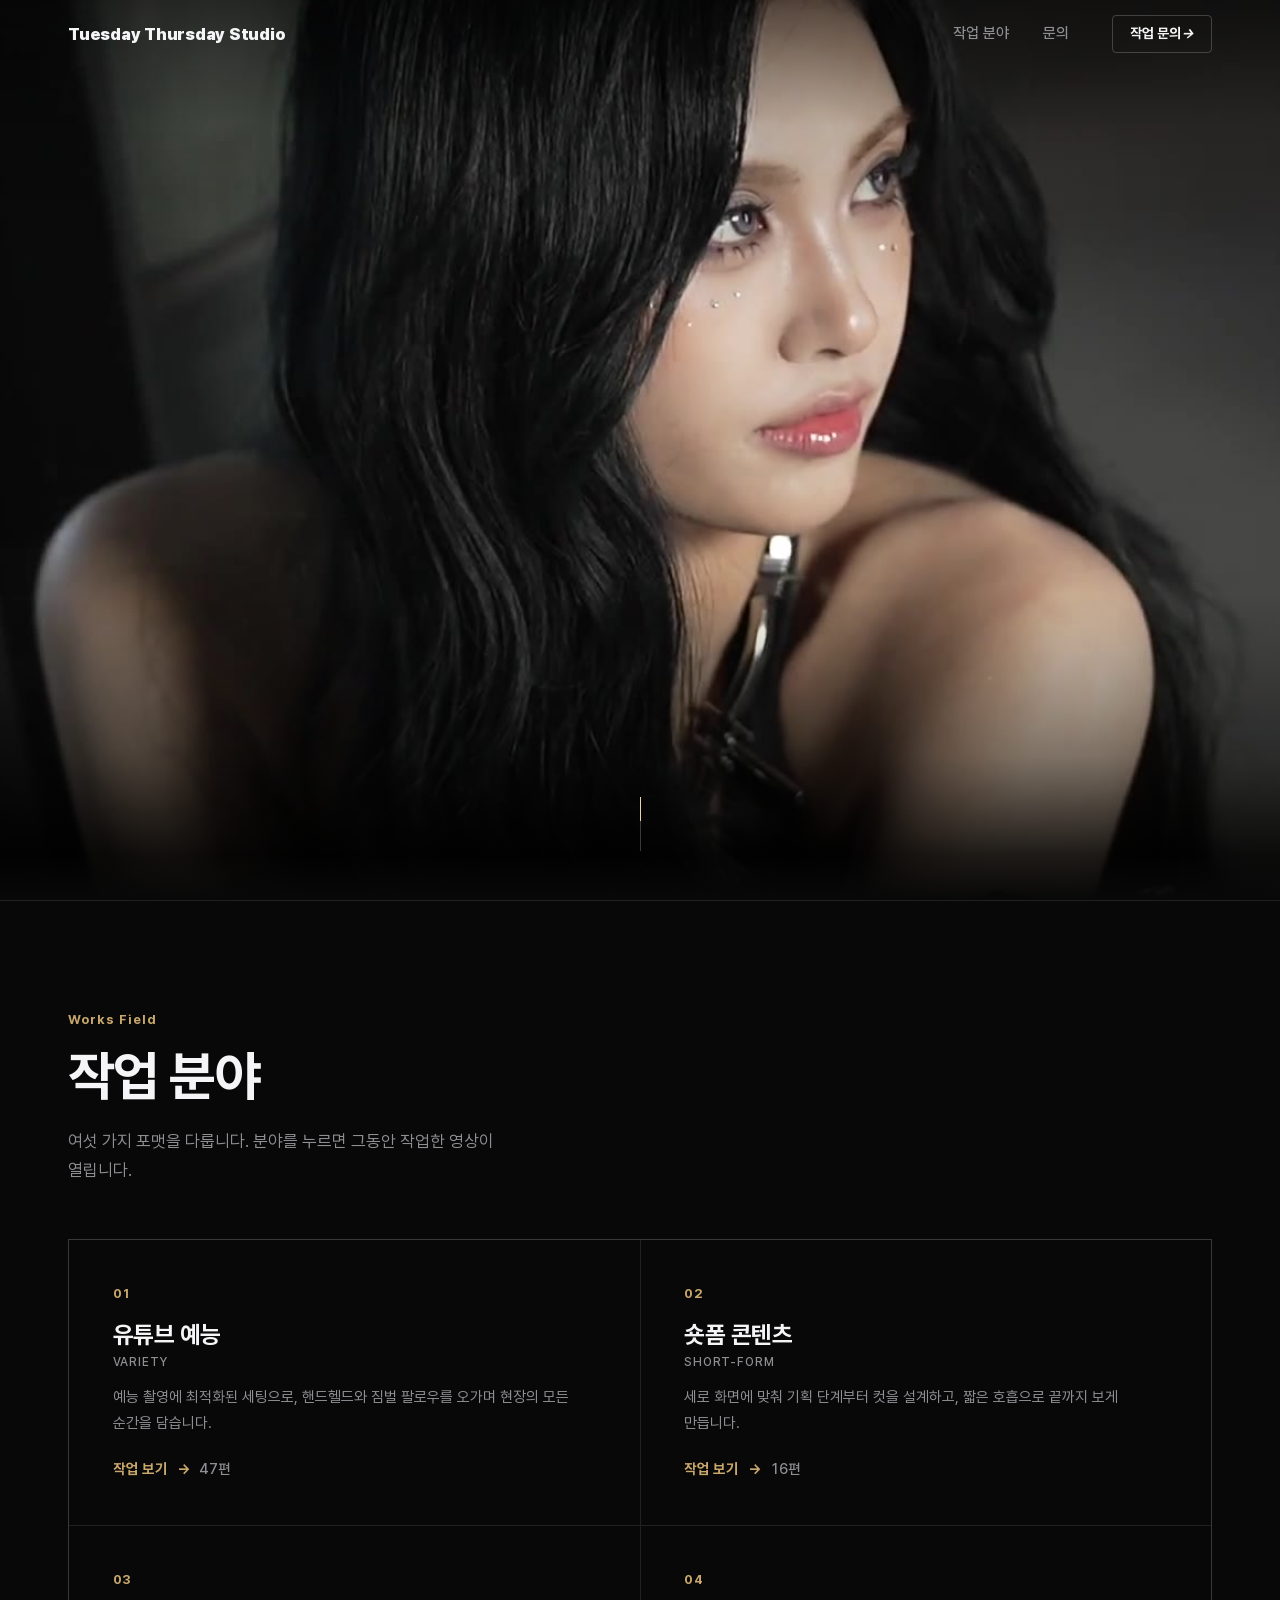
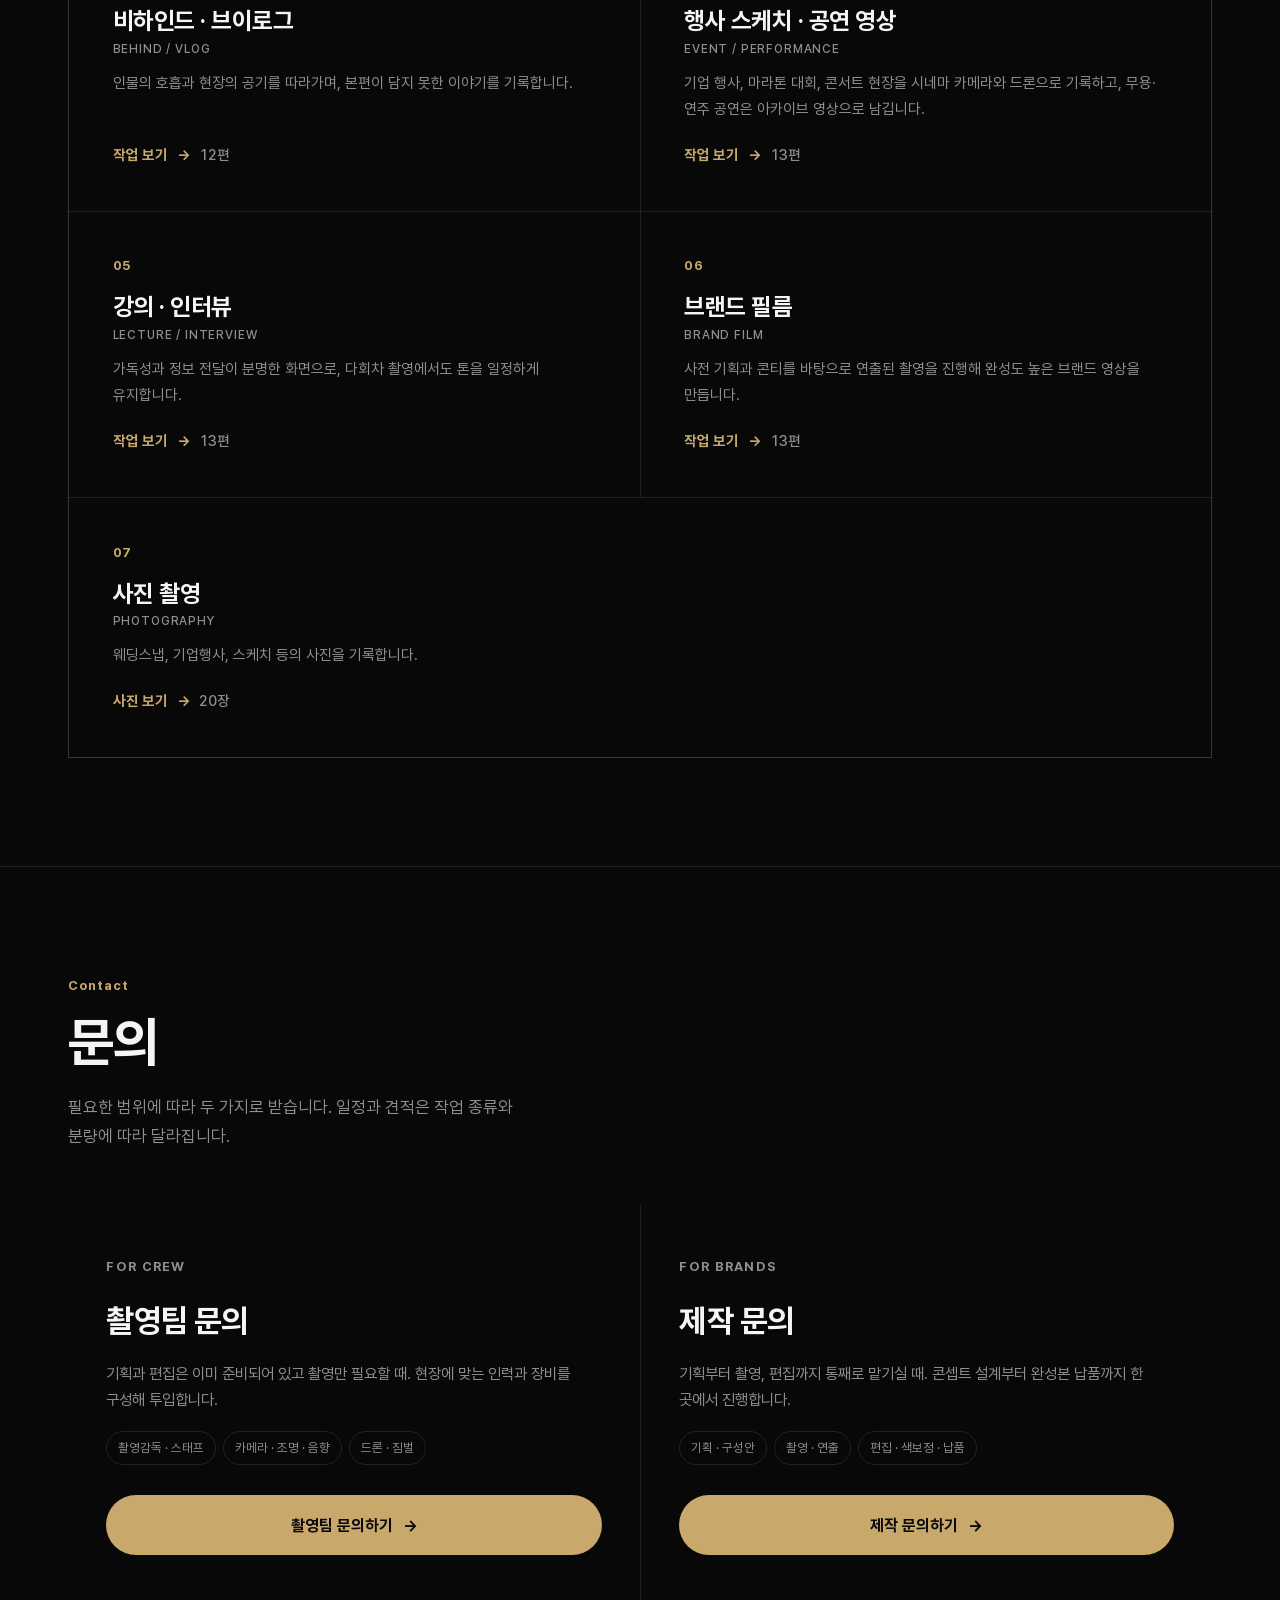
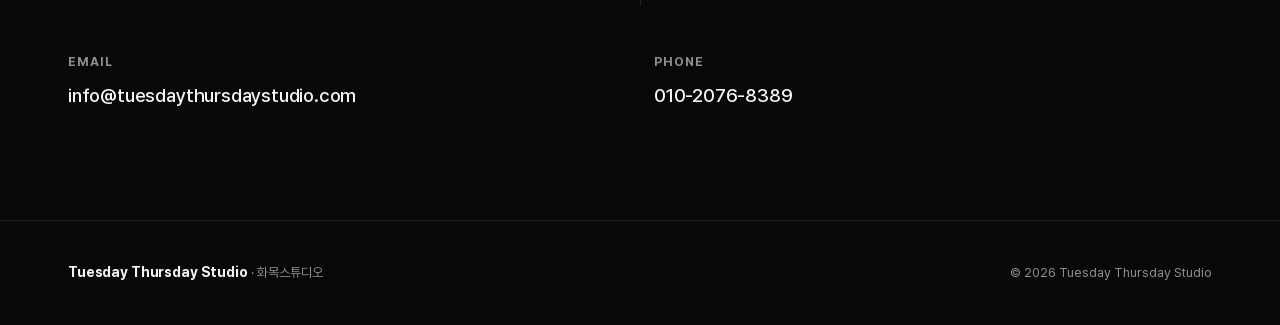
<file: index.html>
<!doctype html>
<html lang="ko">
<head>
<meta charset="utf-8">
<meta name="viewport" content="width=device-width, initial-scale=1, viewport-fit=cover">
<!-- 검색에는 영문 이름이 먼저 걸리도록 모든 제목을 Tuesday Thursday Studio로 시작한다.
     한글 이름은 뒤에 남겨, '화목스튜디오'로 찾는 사람도 그대로 들어올 수 있게 둔다. -->
<title>Tuesday Thursday Studio | 화목스튜디오 영상 제작</title>
<meta name="description" content="Tuesday Thursday Studio(화목스튜디오) — 예능, 행사 스케치, 브랜드 필름까지. 기획부터 촬영, 편집까지 맡아 제작하는 영상 제작사입니다.">
<link rel="canonical" href="https://tuesdaythursdaystudio.com/">
<!-- 네이버 서치어드바이저 소유확인. 지우면 등록이 풀리므로 손대지 말 것. -->
<meta name="naver-site-verification" content="8fb175c015b43d8a3a56067131782c5965f3e692" />
<meta property="og:type" content="website">
<meta property="og:url" content="https://tuesdaythursdaystudio.com/">
<meta property="og:site_name" content="Tuesday Thursday Studio">
<meta property="og:title" content="Tuesday Thursday Studio | 화목스튜디오">
<meta property="og:description" content="예능, 행사 스케치, 브랜드 필름까지. 기획부터 촬영, 편집까지 맡아 제작합니다.">
<meta property="og:image" content="/assets/s1_studio.jpg">
<link rel="icon" href="/TTS logo.png">

<!-- 검색엔진에 '이 사이트의 정식 이름은 영문, 화목스튜디오는 같은 곳의 다른 이름'이라고 알린다.
     이게 있으면 검색 결과 제목이 한글로 바뀌는 일이 줄어든다. -->
<script type="application/ld+json">
{
  "@context": "https://schema.org",
  "@type": "Organization",
  "name": "Tuesday Thursday Studio",
  "alternateName": ["화목스튜디오", "TTS"],
  "url": "https://tuesdaythursdaystudio.com/",
  "logo": "https://tuesdaythursdaystudio.com/TTS%20logo.png",
  "email": "info@tuesdaythursdaystudio.com",
  "description": "영상 제작사 — 예능, 숏폼, 비하인드, 행사 스케치, 강의·인터뷰, 브랜드 필름",
  "address": { "@type": "PostalAddress", "addressCountry": "KR" }
}
</script>

<style>
/* ══════════════════════════════════════════════════════════
   화목스튜디오 — 단일 파일 사이트
   빌드 도구 없음. 이 파일 하나와 assets/ 폴더가 전부입니다.
   ══════════════════════════════════════════════════════════ */

/* ── 폰트 (저장소에 이미 있는 파일을 그대로 씀) ── */
@font-face{font-family:Pretendard;font-weight:300;font-display:swap;
  src:url('fonts/Pretendard-Light.woff2') format('woff2')}
@font-face{font-family:Pretendard;font-weight:400;font-display:swap;
  src:url('fonts/Pretendard-Regular.woff2') format('woff2')}
@font-face{font-family:Pretendard;font-weight:500;font-display:swap;
  src:url('fonts/Pretendard-Medium.woff2') format('woff2')}
@font-face{font-family:Pretendard;font-weight:700;font-display:swap;
  src:url('fonts/Pretendard-Bold.woff2') format('woff2')}
@font-face{font-family:Pretendard;font-weight:900;font-display:swap;
  src:url('fonts/Pretendard-Black.woff2') format('woff2')}

:root{
  --bg:#080808;
  --surface:#0E0E10;
  --surface-2:#141417;
  --ink:#F5F5F7;
  --ink-soft:#8E8E93;
  --gold:#C9A86C;
  --gold-lt:#E8D5A3;
  --line:rgba(255,255,255,.10);
  --line-strong:rgba(255,255,255,.20);

  /* 등장 모션 */
  --ease:cubic-bezier(0.16,0.84,0.32,1);
  --dur:0.72s;
  --dist:26px;
  --step:0.08s;

  --wrap:1240px;
  --gut:clamp(20px,4vw,48px);
}

*,*::before,*::after{box-sizing:border-box}
html{-webkit-text-size-adjust:100%;scroll-behavior:smooth}
body{
  margin:0;background:var(--bg);color:var(--ink);
  font-family:Pretendard,-apple-system,BlinkMacSystemFont,'Apple SD Gothic Neo',sans-serif;
  font-weight:400;line-height:1.7;
  -webkit-font-smoothing:antialiased;
  overflow-x:hidden;
  /* 한글은 어절 단위로 끊어야 읽힌다. 없으면 '영상을'이 '영상 / 을'로 쪼개진다. */
  word-break:keep-all;
  overflow-wrap:break-word;
}
img,video{display:block;max-width:100%}
a{color:inherit;text-decoration:none}
button{font:inherit;color:inherit;background:none;border:0;cursor:pointer;text-align:left}
:focus-visible{outline:2px solid var(--gold);outline-offset:3px;border-radius:2px}

.wrap{width:100%;max-width:var(--wrap);margin:0 auto;padding-inline:var(--gut)}

.sec{padding-block:clamp(84px,12vh,150px)}
.sec__label{font-size:13px;font-weight:700;letter-spacing:.08em;color:var(--gold);margin:0 0 14px}
.sec__title{margin:0;font-weight:700;letter-spacing:-.03em;line-height:1.18;font-size:clamp(30px,4.4vw,54px)}
.sec__desc{margin:18px 0 0;max-width:46ch;color:var(--ink-soft);font-size:clamp(15px,1.5vw,17px)}

/* ══ 헤더 ══ */
.hd{
  position:fixed;inset:0 0 auto 0;z-index:100;
  transition:background .4s var(--ease),border-color .4s var(--ease);
  border-bottom:1px solid transparent;
}
.hd.is-solid{
  background:rgba(8,8,8,.72);
  backdrop-filter:saturate(170%) blur(18px);
  -webkit-backdrop-filter:saturate(170%) blur(18px);
  border-bottom-color:var(--line);
}
.hd__in{
  display:flex;align-items:center;gap:28px;
  height:68px;max-width:var(--wrap);margin:0 auto;padding-inline:var(--gut);
}
/* 영문 이름은 한글보다 글자 수가 많다. 굵기를 한 단계 낮추고 자간을 조여
   헤더 높이 안에서 한 줄로 떨어지게 한다. */
.hd__logo{
  display:flex;align-items:center;white-space:nowrap;
  font-weight:800;letter-spacing:-.015em;font-size:16.5px;
}
.hd__nav{display:flex;gap:4px;margin-left:auto}
.hd__nav a{
  padding:9px 15px;border-radius:4px;font-size:15px;font-weight:500;color:var(--ink-soft);
  transition:color .25s var(--ease),background-color .25s var(--ease);
}
.hd__nav a:hover{color:var(--ink);background:rgba(255,255,255,.06)}
.hd__cta{
  display:inline-flex;align-items:center;height:38px;padding:0 17px;
  border:1px solid var(--line-strong);border-radius:4px;
  font-size:14px;font-weight:600;white-space:nowrap;
  transition:border-color .25s var(--ease),color .25s var(--ease);
}
.hd__cta:hover{border-color:var(--gold);color:var(--gold)}
.hd__burger{display:none;width:38px;height:38px;margin-left:auto;position:relative}
.hd__burger span{
  position:absolute;left:9px;width:20px;height:1.5px;background:var(--ink);
  transition:transform .3s var(--ease);
}
.hd__burger span:nth-child(1){top:14px}
.hd__burger span:nth-child(2){top:22px}
.hd.is-open .hd__burger span:nth-child(1){transform:translateY(4px) rotate(45deg)}
.hd.is-open .hd__burger span:nth-child(2){transform:translateY(-4px) rotate(-45deg)}

/* ══ 히어로 — 영상 한 장면만 ══
   글을 얹지 않으므로 화면을 가리는 요소를 최소로 둔다. */
.hero{position:relative;min-height:100svh;overflow:hidden;background:#000}
.hero__bg{position:absolute;inset:0}
.hero__bg video{width:100%;height:100%;object-fit:cover;object-position:center center}
/* 덮개는 두 가지 일만 한다 — 상단은 헤더 글자가 읽히게,
   하단은 다음 섹션의 검정으로 자연스럽게 떨어지게. 가운데는 영상 그대로 둔다. */
.hero__scrim{
  position:absolute;inset:0;pointer-events:none;
  background:linear-gradient(180deg,
    rgba(0,0,0,.55) 0%, rgba(0,0,0,.14) 14%,
    rgba(0,0,0,0) 34%, rgba(0,0,0,0) 66%,
    rgba(0,0,0,.42) 84%, rgba(0,0,0,.86) 95%, var(--bg) 100%);
}
/* 스크롤 유도 — 가는 세로선을 금색 점이 훑고 내려간다.
   누르면 작업 분야로 가므로 선 자체보다 넓은 영역을 눌리게 둔다. */
.hero__cue{
  position:absolute;left:50%;bottom:clamp(22px,4.5vh,42px);transform:translateX(-50%);
  display:grid;place-items:center;
  width:48px;height:clamp(52px,8vh,74px);
}
.hero__cue span{
  position:relative;display:block;
  width:1px;height:clamp(38px,6vh,56px);overflow:hidden;
  background:rgba(255,255,255,.22);
}
.hero__cue span::after{
  content:"";position:absolute;left:0;width:1px;height:45%;
  background:var(--gold-lt);
  animation:cue 2.6s var(--ease) infinite;
}
@keyframes cue{
  0%      {transform:translateY(-120%)}
  55%,100%{transform:translateY(240%)}
}

/* 화면에는 안 보이지만 검색엔진과 스크린리더에는 남는 제목 */
.sr{
  position:absolute;width:1px;height:1px;padding:0;margin:-1px;
  overflow:hidden;clip:rect(0 0 0 0);white-space:nowrap;border:0;
}

/* ══ 작업 분야 — 카드를 누르면 아래 패널이 열린다 ══ */
.field{border-top:1px solid var(--line)}
.field__grid{
  display:grid;grid-template-columns:repeat(2,minmax(0,1fr));
  gap:1px;background:var(--line);
  margin-top:clamp(44px,6vh,70px);border:1px solid var(--line);
}
.field__item{
  background:var(--bg);padding:clamp(28px,3.4vw,44px);
  display:flex;flex-direction:column;gap:14px;width:100%;
  transition:background-color .35s var(--ease);
}
.field__item:hover{background:var(--surface-2)}
.field__item[aria-expanded="true"]{background:var(--surface-2)}
.field__n{
  font-size:13px;font-weight:700;letter-spacing:.06em;color:var(--gold);
  font-variant-numeric:tabular-nums;
}
.field__h{display:block;font-size:clamp(19px,2.1vw,24px);font-weight:700;letter-spacing:-.02em;line-height:1.3}
.field__en{display:block;margin-top:5px;font-size:12px;font-weight:500;letter-spacing:.07em;color:var(--ink-soft)}
.field__p{color:var(--ink-soft);font-size:15px;line-height:1.72}
.field__more{
  margin-top:auto;padding-top:6px;display:inline-flex;align-items:center;gap:9px;
  font-size:14.5px;font-weight:600;color:var(--gold);
}
.field__more i{font-style:normal;transition:transform .25s var(--ease)}
.field__item:hover .field__more i{transform:translateX(4px)}
.field__item[aria-expanded="true"] .field__more i{transform:rotate(90deg)}
.field__cnt{
  font-weight:500;color:var(--ink-soft);font-variant-numeric:tabular-nums;
}
/* 카드가 7개라 2열 격자에 한 칸이 빈다. 마지막 카드를 한 줄 전체로 깔아 메운다. */
.field__item--wide{grid-column:1 / -1}

/* 열리는 패널 */
.fpanel{
  border:1px solid var(--line);border-top:0;
  background:var(--surface);
  padding:clamp(24px,3.2vw,40px);
}
.fpanel[hidden]{display:none}
.fpanel__bar{
  display:flex;align-items:baseline;justify-content:space-between;gap:20px;
  padding-bottom:20px;border-bottom:1px solid var(--line);
}
.fpanel__t{font-size:clamp(18px,2vw,22px);font-weight:700;letter-spacing:-.02em}
.fpanel__t span{margin-left:10px;font-size:14px;font-weight:500;color:var(--ink-soft)}
.fpanel__x{
  flex:0 0 auto;height:36px;padding:0 14px;border:1px solid var(--line);border-radius:4px;
  font-size:13.5px;font-weight:500;color:var(--ink-soft);
  transition:color .22s var(--ease),border-color .22s var(--ease);
}
.fpanel__x:hover{color:var(--ink);border-color:var(--line-strong)}

.grid{
  display:grid;gap:clamp(14px,1.6vw,22px);
  grid-template-columns:repeat(auto-fill,minmax(250px,1fr));
  margin-top:clamp(22px,3vh,32px);
}
.grid.is-vertical{grid-template-columns:repeat(auto-fill,minmax(165px,1fr))}
.card{display:flex;flex-direction:column;gap:12px}
.card__thumb{
  position:relative;aspect-ratio:16/9;overflow:hidden;border-radius:4px;
  background:var(--surface-2);border:1px solid var(--line);
}
.grid.is-vertical .card__thumb{aspect-ratio:9/16}
.card__thumb img{width:100%;height:100%;object-fit:cover;transition:transform .5s var(--ease)}
.card:hover .card__thumb img{transform:scale(1.04)}
.card__play{
  position:absolute;left:50%;top:50%;transform:translate(-50%,-50%) scale(.9);
  width:46px;height:46px;border-radius:50%;
  display:grid;place-items:center;font-size:13px;color:#fff;
  background:rgba(0,0,0,.55);backdrop-filter:blur(8px);border:1px solid rgba(255,255,255,.26);
  opacity:0;transition:opacity .3s var(--ease),transform .3s var(--ease);
}
.card:hover .card__play{opacity:1;transform:translate(-50%,-50%) scale(1)}
.card__title{
  font-size:14.5px;font-weight:500;line-height:1.5;
  display:-webkit-box;-webkit-line-clamp:2;-webkit-box-orient:vertical;overflow:hidden;
}
.card__meta{
  margin-top:6px;font-size:12.5px;color:var(--ink-soft);
  display:flex;flex-wrap:wrap;align-items:center;gap:6px;
}
.card__meta i{font-style:normal;color:var(--gold)}
.card__meta em{font-style:normal;opacity:.3}
.fpanel__msg{margin:22px 0 0;color:var(--ink-soft);font-size:15px}

/* ══ 사진 그리드 ══
   사진은 가로·세로가 섞여 있다. 잘라내면 인물 머리가 날아가므로
   CSS 다단으로 원본 비율 그대로 쌓는다(메이슨리). */
.pgrid{
  margin-top:clamp(22px,3vh,32px);
  column-count:3;column-gap:clamp(12px,1.4vw,18px);
}
.pgrid[hidden]{display:none}
.pshot{
  display:block;width:100%;margin:0 0 clamp(12px,1.4vw,18px);
  break-inside:avoid;position:relative;
  border:1px solid var(--line);border-radius:4px;overflow:hidden;
  background:var(--surface-2);cursor:zoom-in;
}
.pshot img{width:100%;height:auto;display:block;transition:transform .5s var(--ease)}
.pshot:hover img{transform:scale(1.03)}
.pshot figcaption{
  position:absolute;left:0;right:0;bottom:0;
  padding:26px 12px 10px;font-size:12.5px;color:#fff;
  background:linear-gradient(180deg,transparent,rgba(0,0,0,.78));
  opacity:0;transition:opacity .3s var(--ease);
}
.pshot:hover figcaption,.pshot:focus-visible figcaption{opacity:1}

/* ══ 라이트박스 ══ */
.lb{
  position:fixed;inset:0;z-index:200;display:grid;place-items:center;
  background:rgba(5,5,5,.94);backdrop-filter:blur(6px);
  opacity:0;pointer-events:none;transition:opacity .28s var(--ease);
}
.lb.is-on{opacity:1;pointer-events:auto}
.lb__img{
  max-width:min(94vw,1500px);max-height:84vh;width:auto;height:auto;
  border-radius:4px;box-shadow:0 30px 80px rgba(0,0,0,.6);
}
.lb__bar{
  position:absolute;left:0;right:0;bottom:clamp(14px,3vh,28px);
  display:flex;align-items:center;justify-content:center;gap:16px;
  font-size:13px;color:var(--ink-soft);
}
.lb__bar b{color:var(--ink);font-weight:600}
.lb__x,.lb__nav{
  position:absolute;display:grid;place-items:center;
  width:46px;height:46px;border-radius:50%;
  background:rgba(255,255,255,.08);border:1px solid rgba(255,255,255,.18);
  color:#fff;font-size:17px;line-height:1;
  transition:background-color .22s var(--ease);
}
.lb__x:hover,.lb__nav:hover{background:rgba(255,255,255,.18)}
.lb__x{top:clamp(14px,3vh,26px);right:clamp(14px,3vw,26px);font-size:15px}
.lb__nav--prev{left:clamp(10px,2vw,28px);top:50%;transform:translateY(-50%)}
.lb__nav--next{right:clamp(10px,2vw,28px);top:50%;transform:translateY(-50%)}
.fpanel__more{
  display:block;width:100%;margin-top:clamp(20px,3vh,30px);
  height:52px;border:1px solid var(--line);border-radius:4px;
  font-size:15px;font-weight:600;text-align:center;
  transition:border-color .22s var(--ease),color .22s var(--ease),background-color .22s var(--ease);
}
.fpanel__more:hover{border-color:var(--gold);color:var(--gold);background:rgba(201,168,108,.06)}
.fpanel__more[hidden]{display:none}

/* ══ 문의 ══ */
.contact{border-top:1px solid var(--line)}
/* 문의 유형 2분할 — 테두리 없이 가운데 세로선 하나로만 가른다 */
.cta2{
  display:grid;grid-template-columns:repeat(2,minmax(0,1fr));
  margin-top:clamp(40px,6vh,64px);
}
.cta2__col{
  padding:clamp(34px,4vw,56px) clamp(0px,3vw,48px);
  display:flex;flex-direction:column;
}
.cta2__col + .cta2__col{border-left:1px solid var(--line)}
.cta2__col small{
  font-size:13px;font-weight:600;letter-spacing:.1em;color:var(--ink-soft);
}
.cta2__col strong{
  margin-top:16px;font-size:clamp(23px,2.7vw,32px);font-weight:700;letter-spacing:-.025em;
}
.cta2__col p{margin:12px 0 0;color:var(--ink-soft);font-size:15.5px;line-height:1.7}
.cta2__col ul{
  margin:18px 0 0;padding:0;list-style:none;
  display:flex;flex-wrap:wrap;gap:7px;
}
.cta2__col li{
  padding:5px 11px;border:1px solid var(--line);border-radius:999px;
  font-size:12.5px;color:var(--ink-soft);
}
.pill{
  margin-top:clamp(24px,3.4vh,34px);
  display:flex;align-items:center;justify-content:center;gap:10px;
  height:60px;border-radius:999px;
  background:var(--gold);color:#0a0a0a;
  font-size:16px;font-weight:700;
  transition:background-color .25s var(--ease),transform .25s var(--ease);
}
.pill:hover{background:var(--gold-lt);transform:translateY(-2px)}
.pill i{font-style:normal;transition:transform .25s var(--ease)}
.pill:hover i{transform:translateX(4px)}

.cinfo{
  display:grid;grid-template-columns:repeat(auto-fit,minmax(220px,1fr));
  gap:28px;margin-top:clamp(36px,5vh,56px);
}
.cinfo__k{font-size:12.5px;font-weight:700;letter-spacing:.07em;color:var(--ink-soft);margin-bottom:7px}
.cinfo__v{font-size:clamp(16px,1.8vw,19px);font-weight:500;letter-spacing:-.01em;word-break:break-all}
.cinfo__v a{transition:color .22s var(--ease)}
.cinfo__v a:hover{color:var(--gold)}

/* ══ 푸터 ══ */
.ft{border-top:1px solid var(--line);padding-block:40px;font-size:13px;color:var(--ink-soft)}
.ft__in{display:flex;flex-wrap:wrap;gap:16px;align-items:center;justify-content:space-between}
.ft b{color:var(--ink);font-weight:700;letter-spacing:-.01em;font-size:14px}

/* ══ 등장 모션 ══ */
[data-rv]{
  opacity:0;transform:translateY(var(--dist));
  transition:opacity var(--dur) var(--ease),transform var(--dur) var(--ease);
  transition-delay:calc(var(--rvd,0) * var(--step));
}
[data-rv].is-in{opacity:1;transform:none}
.no-js [data-rv]{opacity:1;transform:none}

@media (prefers-reduced-motion:reduce){
  html{scroll-behavior:auto}
  *,*::before,*::after{animation-duration:.01ms!important;transition-duration:.01ms!important}
  [data-rv]{opacity:1;transform:none}
}

/* ══ 반응형 ══ */
@media (max-width:900px){
  .hd__burger{display:block}
  .hd__nav{
    position:fixed;inset:68px 0 auto 0;flex-direction:column;gap:0;margin:0;
    background:rgba(8,8,8,.96);backdrop-filter:blur(20px);
    border-bottom:1px solid var(--line);
    padding:8px var(--gut) 20px;
    transform:translateY(-12px);opacity:0;pointer-events:none;
    transition:opacity .3s var(--ease),transform .3s var(--ease);
  }
  .hd.is-open .hd__nav{opacity:1;transform:none;pointer-events:auto}
  .hd__nav a{padding:14px 0;font-size:17px;border-bottom:1px solid var(--line)}
  .hd__nav a:hover{background:none}
  .hd__cta{display:none}

  .field__grid{grid-template-columns:1fr}
  .field__item--wide{grid-column:auto}
  .pgrid{column-count:2}
  /* 세로로 쌓이면 가운데 세로선이 의미가 없다. 가로선으로 바꾼다. */
  .cta2{grid-template-columns:1fr}
  .cta2__col{padding-inline:0}
  .cta2__col + .cta2__col{border-left:0;border-top:1px solid var(--line)}
  .fpanel__bar{flex-direction:column;align-items:flex-start;gap:14px}
  /* 손가락으로는 설명이 안 보이니 캡션을 항상 띄운다 */
  .pshot figcaption{opacity:1}
  /* 좁은 화면에서는 화살표가 사진을 덮는다. 아래 캡션 줄 양 끝으로 내린다. */
  .lb__nav{width:42px;height:42px;top:auto;transform:none;
    bottom:clamp(10px,2.4vh,22px)}
  .lb__nav--prev{left:clamp(14px,5vw,30px)}
  .lb__nav--next{right:clamp(14px,5vw,30px)}
  .lb__img{max-height:72vh}
}
@media (max-width:560px){
  .pgrid{column-count:1}
}
</style>
</head>

<body class="no-js">

<!-- ═══ 헤더 ═══ -->
<header class="hd" id="hd">
  <div class="hd__in">
    <a class="hd__logo" href="#top">Tuesday Thursday Studio</a>
    <button class="hd__burger" id="burger" aria-label="메뉴 열기" aria-expanded="false">
      <span></span><span></span>
    </button>
    <nav class="hd__nav" id="nav">
      <a href="#field">작업 분야</a>
      <a href="#contact">문의</a>
    </nav>
    <a class="hd__cta" href="#contact">작업 문의 <i>→</i></a>
  </div>
</header>

<main id="top">

<!-- ═══ 히어로 ═══ -->
<section class="hero">
  <div class="hero__bg">
    <!-- muted + playsinline 이 없으면 iOS에서 자동재생이 막힌다.
         src는 아래 스크립트가 화면 폭에 맞춰 넣는다. -->
    <video id="heroVid" muted loop playsinline autoplay preload="none"
           poster="assets/reel-poster.jpg"
           data-src="assets/vid/reel.mp4"
           data-src-m="assets/vid/reel-m.mp4"></video>
  </div>
  <div class="hero__scrim"></div>

  <h1 class="sr">Tuesday Thursday Studio — 화목스튜디오 영상 제작</h1>
  <a class="hero__cue" href="#field" aria-label="작업 분야로 이동"><span></span></a>
</section>

<!-- ═══ 작업 분야 ═══ -->
<section class="sec field" id="field">
  <div class="wrap">
    <p class="sec__label" data-rv>Works Field</p>
    <h2 class="sec__title" data-rv data-rv-d="1">작업 분야</h2>
    <p class="sec__desc" data-rv data-rv-d="2">
      여섯 가지 포맷을 다룹니다. 분야를 누르면 그동안 작업한 영상이 열립니다.
    </p>

    <div class="field__grid" id="fieldGrid">
      <button class="field__item" type="button" data-key="variety" aria-expanded="false" aria-controls="fpanel" data-rv>
        <span class="field__n">01</span>
        <span class="field__h" role="heading" aria-level="3">유튜브 예능<span class="field__en">VARIETY</span></span>
        <span class="field__p">예능 촬영에 최적화된 세팅으로, 핸드헬드와 짐벌 팔로우를 오가며 현장의 모든 순간을 담습니다.</span>
        <span class="field__more">작업 보기 <i>→</i><b class="field__cnt" data-cnt="variety"></b></span>
      </button>

      <button class="field__item" type="button" data-key="short" aria-expanded="false" aria-controls="fpanel" data-rv data-rv-d="1">
        <span class="field__n">02</span>
        <span class="field__h" role="heading" aria-level="3">숏폼 콘텐츠<span class="field__en">SHORT-FORM</span></span>
        <span class="field__p">세로 화면에 맞춰 기획 단계부터 컷을 설계하고, 짧은 호흡으로 끝까지 보게 만듭니다.</span>
        <span class="field__more">작업 보기 <i>→</i><b class="field__cnt" data-cnt="short"></b></span>
      </button>

      <button class="field__item" type="button" data-key="behind" aria-expanded="false" aria-controls="fpanel" data-rv>
        <span class="field__n">03</span>
        <span class="field__h" role="heading" aria-level="3">비하인드 · 브이로그<span class="field__en">BEHIND / VLOG</span></span>
        <span class="field__p">인물의 호흡과 현장의 공기를 따라가며, 본편이 담지 못한 이야기를 기록합니다.</span>
        <span class="field__more">작업 보기 <i>→</i><b class="field__cnt" data-cnt="behind"></b></span>
      </button>

      <button class="field__item" type="button" data-key="event" aria-expanded="false" aria-controls="fpanel" data-rv data-rv-d="1">
        <span class="field__n">04</span>
        <span class="field__h" role="heading" aria-level="3">행사 스케치 · 공연 영상<span class="field__en">EVENT / PERFORMANCE</span></span>
        <span class="field__p">기업 행사, 마라톤 대회, 콘서트 현장을 시네마 카메라와 드론으로 기록하고, 무용·연주 공연은 아카이브 영상으로 남깁니다.</span>
        <span class="field__more">작업 보기 <i>→</i><b class="field__cnt" data-cnt="event"></b></span>
      </button>

      <button class="field__item" type="button" data-key="lecture" aria-expanded="false" aria-controls="fpanel" data-rv>
        <span class="field__n">05</span>
        <span class="field__h" role="heading" aria-level="3">강의 · 인터뷰<span class="field__en">LECTURE / INTERVIEW</span></span>
        <span class="field__p">가독성과 정보 전달이 분명한 화면으로, 다회차 촬영에서도 톤을 일정하게 유지합니다.</span>
        <span class="field__more">작업 보기 <i>→</i><b class="field__cnt" data-cnt="lecture"></b></span>
      </button>

      <button class="field__item" type="button" data-key="brand" aria-expanded="false" aria-controls="fpanel" data-rv data-rv-d="1">
        <span class="field__n">06</span>
        <span class="field__h" role="heading" aria-level="3">브랜드 필름<span class="field__en">BRAND FILM</span></span>
        <span class="field__p">사전 기획과 콘티를 바탕으로 연출된 촬영을 진행해 완성도 높은 브랜드 영상을 만듭니다.</span>
        <span class="field__more">작업 보기 <i>→</i><b class="field__cnt" data-cnt="brand"></b></span>
      </button>

      <button class="field__item field__item--wide" type="button" data-key="photo" aria-expanded="false" aria-controls="fpanel" data-rv>
        <span class="field__n">07</span>
        <span class="field__h" role="heading" aria-level="3">사진 촬영<span class="field__en">PHOTOGRAPHY</span></span>
        <span class="field__p">웨딩스냅, 기업행사, 스케치 등의 사진을 기록합니다.</span>
        <span class="field__more">사진 보기 <i>→</i><b class="field__cnt" data-cnt="photo"></b></span>
      </button>
    </div>

    <!-- 카드를 누르면 여기에 해당 분야 작업이 들어찬다 -->
    <div class="fpanel" id="fpanel" hidden>
      <div class="fpanel__bar">
        <div class="fpanel__t" id="fpTitle"></div>
        <button class="fpanel__x" type="button" id="fpClose">닫기 ✕</button>
      </div>
      <div class="grid" id="fpGrid"></div>
      <div class="pgrid" id="fpPhotos" hidden></div>
      <button class="fpanel__more" type="button" id="fpMore" hidden></button>
      <p class="fpanel__msg" id="fpMsg" hidden></p>
    </div>
  </div>
</section>

<!-- ═══ 문의 ═══ -->
<section class="sec contact" id="contact">
  <div class="wrap">
    <p class="sec__label" data-rv>Contact</p>
    <h2 class="sec__title" data-rv data-rv-d="1">문의</h2>
    <p class="sec__desc" data-rv data-rv-d="2">
      필요한 범위에 따라 두 가지로 받습니다. 일정과 견적은 작업 종류와 분량에 따라 달라집니다.
    </p>

    <div class="cta2">
      <div class="cta2__col" data-rv>
        <small>FOR CREW</small>
        <strong>촬영팀 문의</strong>
        <p>기획과 편집은 이미 준비되어 있고 촬영만 필요할 때. 현장에 맞는 인력과 장비를 구성해 투입합니다.</p>
        <ul>
          <li>촬영감독 · 스태프</li>
          <li>카메라 · 조명 · 음향</li>
          <li>드론 · 짐벌</li>
        </ul>
        <!-- 제목을 미리 채워두면 어느 쪽 문의인지 메일함에서 바로 갈린다 -->
        <a class="pill" href="mailto:info@tuesdaythursdaystudio.com?subject=%5B%EC%B4%AC%EC%98%81%ED%8C%80%20%EB%AC%B8%EC%9D%98%5D">
          촬영팀 문의하기 <i>→</i>
        </a>
      </div>

      <div class="cta2__col" data-rv data-rv-d="1">
        <small>FOR BRANDS</small>
        <strong>제작 문의</strong>
        <p>기획부터 촬영, 편집까지 통째로 맡기실 때. 콘셉트 설계부터 완성본 납품까지 한 곳에서 진행합니다.</p>
        <ul>
          <li>기획 · 구성안</li>
          <li>촬영 · 연출</li>
          <li>편집 · 색보정 · 납품</li>
        </ul>
        <a class="pill" href="mailto:info@tuesdaythursdaystudio.com?subject=%5B%EC%A0%9C%EC%9E%91%20%EB%AC%B8%EC%9D%98%5D">
          제작 문의하기 <i>→</i>
        </a>
      </div>
    </div>

    <div class="cinfo">
      <div data-rv>
        <div class="cinfo__k">EMAIL</div>
        <div class="cinfo__v"><a href="mailto:info@tuesdaythursdaystudio.com">info@tuesdaythursdaystudio.com</a></div>
      </div>
      <div data-rv data-rv-d="1">
        <div class="cinfo__k">PHONE</div>
        <div class="cinfo__v"><a href="tel:01020768389">010-2076-8389</a></div>
      </div>
    </div>
  </div>
</section>

</main>

<!-- ═══ 사진 라이트박스 ═══ -->
<div class="lb" id="lb" role="dialog" aria-modal="true" aria-label="사진 크게 보기" hidden>
  <img class="lb__img" id="lbImg" alt="">
  <button class="lb__x" type="button" id="lbX" aria-label="닫기">✕</button>
  <button class="lb__nav lb__nav--prev" type="button" id="lbPrev" aria-label="이전 사진">‹</button>
  <button class="lb__nav lb__nav--next" type="button" id="lbNext" aria-label="다음 사진">›</button>
  <div class="lb__bar"><span id="lbCap"></span></div>
</div>

<footer class="ft">
  <div class="wrap ft__in">
    <div><b>Tuesday Thursday Studio</b> · 화목스튜디오</div>
    <div>© 2026 Tuesday Thursday Studio</div>
  </div>
</footer>

<script>
document.body.classList.remove('no-js');

/* ══ 헤더 ══ */
(function(){
  var hd=document.getElementById('hd'),
      burger=document.getElementById('burger'),
      nav=document.getElementById('nav'),
      raf=0, solid=null;

  function apply(){
    raf=0;
    var s=window.scrollY>12;
    if(s!==solid){ solid=s; hd.classList.toggle('is-solid',s); }
  }
  addEventListener('scroll',function(){ if(!raf) raf=requestAnimationFrame(apply); },{passive:true});
  apply();

  burger.addEventListener('click',function(){
    var open=hd.classList.toggle('is-open');
    burger.setAttribute('aria-expanded',open);
    burger.setAttribute('aria-label',open?'메뉴 닫기':'메뉴 열기');
  });
  nav.addEventListener('click',function(e){
    if(e.target.closest('a')){
      hd.classList.remove('is-open');
      burger.setAttribute('aria-expanded','false');
    }
  });
})();

/* ══ 등장 모션 ══ */
(function(){
  var els=[].slice.call(document.querySelectorAll('[data-rv]'));
  els.forEach(function(el){
    var d=el.getAttribute('data-rv-d');
    if(d) el.style.setProperty('--rvd', d);
  });
  var reduce=window.matchMedia&&window.matchMedia('(prefers-reduced-motion: reduce)').matches;
  if(reduce || !('IntersectionObserver' in window)){
    els.forEach(function(el){ el.classList.add('is-in'); });
    return;
  }
  var io=new IntersectionObserver(function(entries){
    entries.forEach(function(en){
      if(en.isIntersecting){ en.target.classList.add('is-in'); io.unobserve(en.target); }
    });
  },{ rootMargin:'0px 0px -10% 0px', threshold:0.08 });
  els.forEach(function(el){ io.observe(el); });
})();

/* ══ 히어로 배경 영상 ══ */
(function(){
  var v=document.getElementById('heroVid');
  if(!v) return;
  var reduce=window.matchMedia&&window.matchMedia('(prefers-reduced-motion: reduce)').matches;
  if(reduce) return;                      // 정지컷만 보여준다

  var small=window.matchMedia('(max-width:900px)').matches;
  if(small) v.setAttribute('poster','assets/reel-poster-m.jpg');
  v.setAttribute('preload','auto');
  v.src = small ? v.getAttribute('data-src-m') : v.getAttribute('data-src');

  var p=v.play();
  if(p&&p.catch) p.catch(function(){});   // 저전력 모드 등 — poster 유지

  document.addEventListener('visibilitychange',function(){
    if(!document.hidden && v.paused){ var q=v.play(); if(q&&q.catch) q.catch(function(){}); }
  });
})();

/* ══ 작업 분야 → 작업물 패널 ══
   assets/portfolio.json 구조: { "클라이언트명": [ {id,title,role,type,shorts?,link?,thumbnail?}, … ] }
   아래 FIELDS가 카드 하나와 json의 type 값을 이어준다.
   json에 type을 새로 추가하면 여기 types 배열에도 넣어야 그 분야에서 보인다. */
(function(){
  var FIELDS={
    variety:{ label:'유튜브 예능',       types:['유튜브 예능'] },
    short:  { label:'숏폼 콘텐츠',        types:['숏폼'] },
    behind: { label:'비하인드 · 브이로그', types:['비하인드 영상'] },
    event:  { label:'행사 스케치 · 공연 영상', types:['행사 스케치','공연 영상'] },
    lecture:{ label:'강의 · 인터뷰',      types:['강의 및 인터뷰'] },
    brand:  { label:'브랜드 필름',        types:['패션필름','홍보영상','뮤직비디오'] },
    /* 사진은 portfolio.json이 아니라 아래 PHOTOS 목록에서 바로 그린다.
       사진을 추가하려면 assets/photo/ 에 pNN.jpg(큰 것)과 tNN.jpg(썸네일)을 올리고
       PHOTOS에 한 줄 더하면 된다. w·h는 썸네일 크기로, 레이아웃이 흔들리지 않게 쓰인다. */
    photo:  { label:'사진 촬영', photos:true }
  };

  var PHOTOS=[
    {n:'01', cat:'웨딩 스냅',        w:720, h:475},
    {n:'02', cat:'웨딩 스냅',        w:720, h:479},
    {n:'03', cat:'웨딩 스냅',        w:720, h:480},
    {n:'04', cat:'웨딩 스냅',        w:720, h:480},
    {n:'05', cat:'웨딩 스냅',        w:720, h:481},
    {n:'06', cat:'웨딩 스냅',        w:720, h:480},
    {n:'07', cat:'웨딩 스냅',        w:720, h:1080},
    {n:'08', cat:'행사 촬영',        w:720, h:479},
    {n:'09', cat:'행사 촬영',        w:720, h:480},
    {n:'10', cat:'행사 촬영',        w:720, h:480},
    {n:'11', cat:'행사 촬영',        w:720, h:480},
    {n:'12', cat:'뮤직비디오 비하인드', w:720, h:481},
    {n:'13', cat:'패션 화보',        w:720, h:1080},
    {n:'15', cat:'행사 스케치',       w:720, h:480},
    {n:'14', cat:'공간 스케치',       w:720, h:1061},
    {n:'17', cat:'공간 스케치',       w:720, h:405},
    {n:'16', cat:'전시 스케치',       w:720, h:1078},
    {n:'19', cat:'행사 스케치',       w:720, h:653},
    {n:'18', cat:'전시 스케치',       w:720, h:1082},
    {n:'20', cat:'웨딩 스냅',        w:720, h:480}
  ];

  var PAGE=12;   // 한 번에 보여줄 편수. 46편짜리 분야를 통째로 쏟지 않는다.

  var gridWrap=document.getElementById('fieldGrid'),
      panel=document.getElementById('fpanel'),
      title=document.getElementById('fpTitle'),
      grid=document.getElementById('fpGrid'),
      photos=document.getElementById('fpPhotos'),
      msg=document.getElementById('fpMsg'),
      more=document.getElementById('fpMore'),
      close=document.getElementById('fpClose');

  var items=[], open=null, ready=false, pending=null, cur=[], shown=0;

  /* 사진 장수는 json을 기다릴 필요가 없다. 바로 찍어둔다. */
  (function(){
    var el=gridWrap.querySelector('[data-cnt="photo"]');
    if(el) el.textContent=PHOTOS.length+'장';
  })();

  fetch('assets/portfolio.json').then(function(r){ return r.json(); }).then(function(d){
    Object.keys(d).forEach(function(c){
      d[c].forEach(function(v){ items.push(Object.assign({client:c}, v)); });
    });
    ready=true;
    counts();
    if(pending){ var k=pending; pending=null; show(k); }
  }).catch(function(){
    ready=true;
    if(pending){ pending=null; fail(); }
  });

  function esc(s){ return String(s).replace(/&/g,'&amp;').replace(/</g,'&lt;').replace(/"/g,'&quot;'); }
  function listFor(key){
    var t=FIELDS[key].types;
    if(!t) return [];
    return items.filter(function(v){ return t.indexOf(v.type)>-1; });
  }

  /* 카드마다 개수를 채운다. 사진 카드만 단위가 '장'. */
  function counts(){
    Object.keys(FIELDS).forEach(function(k){
      var el=gridWrap.querySelector('[data-cnt="'+k+'"]');
      if(!el) return;
      el.textContent=FIELDS[k].photos ? PHOTOS.length+'장' : listFor(k).length+'편';
    });
  }

  function fail(){
    panel.hidden=false;
    title.textContent='작업을 불러오지 못했습니다';
    grid.innerHTML=''; grid.hidden=false;
    photos.hidden=true; photos.innerHTML='';
    more.hidden=true;
    msg.hidden=false;
    msg.textContent='잠시 후 새로고침해 주세요.';
  }

  function cardHTML(v){
    var link=v.link||(v.shorts
      ? 'https://www.youtube.com/shorts/'+v.id
      : 'https://www.youtube.com/watch?v='+v.id);
    var thumb=v.thumbnail||'https://img.youtube.com/vi/'+v.id+'/mqdefault.jpg';
    /* 섬네일이 깨지면(외부 서비스가 가끔 404) 깨진 이미지 아이콘 대신 빈 판을 남긴다 */
    return '<a class="card" href="'+esc(link)+'" target="_blank" rel="noopener noreferrer">'
      +'<div class="card__thumb"><img loading="lazy" src="'+esc(thumb)+'" alt=""'
      +' onerror="this.style.visibility=\'hidden\'">'
      +'<div class="card__play">&#9654;</div></div>'
      +'<div><div class="card__title">'+esc(v.title)+'</div>'
      +'<div class="card__meta"><i>'+esc(v.client)+'</i><em>/</em>'+esc(v.role)+'</div></div></a>';
  }

  /* 다음 PAGE편을 그리드 뒤에 덧붙인다 */
  function append(){
    var next=cur.slice(shown, shown+PAGE);
    grid.insertAdjacentHTML('beforeend', next.map(cardHTML).join(''));
    shown+=next.length;
    var left=cur.length-shown;
    more.hidden=left<=0;
    if(left>0) more.textContent='작업 '+Math.min(left,PAGE)+'편 더 보기  (남은 '+left+'편)';
  }

  function showPhotos(f){
    title.innerHTML=esc(f.label)+'<span>'+PHOTOS.length+'장</span>';
    grid.innerHTML=''; grid.hidden=true;
    more.hidden=true; msg.hidden=true;
    photos.innerHTML=PHOTOS.map(function(p,i){
      return '<figure class="pshot" data-i="'+i+'" tabindex="0" role="button" aria-label="'+esc(p.cat)+' 사진 크게 보기">'
        +'<img loading="lazy" width="'+p.w+'" height="'+p.h+'" '
        +'src="assets/photo/t'+p.n+'.jpg" alt="'+esc(p.cat)+'">'
        +'<figcaption>'+esc(p.cat)+'</figcaption></figure>';
    }).join('');
    photos.hidden=false;
    panel.hidden=false;
  }

  function show(key){
    var f=FIELDS[key];
    if(f.photos){ showPhotos(f); return; }
    photos.hidden=true; photos.innerHTML=''; grid.hidden=false;
    cur=listFor(key);
    shown=0;
    title.innerHTML=esc(f.label)+'<span>'+cur.length+'편</span>';

    var vertical=cur.length>0 && cur.every(function(v){ return v.shorts; });
    grid.className='grid'+(vertical?' is-vertical':'');
    grid.innerHTML='';

    msg.hidden=cur.length>0;
    if(!cur.length) msg.textContent='이 분야는 공개된 작업이 아직 없습니다.';

    append();
    panel.hidden=false;
  }

  more.addEventListener('click', append);

  function setOpen(key){
    open=key;
    [].forEach.call(gridWrap.children,function(b){
      b.setAttribute('aria-expanded', b.dataset.key===key);
    });
    if(!key){ panel.hidden=true; return; }
    /* 사진은 portfolio.json과 무관하므로 로딩을 기다리지 않는다 */
    if(!ready && !FIELDS[key].photos){ pending=key; return; }
    show(key);
  }

  gridWrap.addEventListener('click',function(e){
    var b=e.target.closest('.field__item'); if(!b) return;
    var k=b.dataset.key;
    if(open===k){ setOpen(null); b.focus(); return; }   // 같은 카드 다시 누르면 닫기
    setOpen(k);
    /* 패널이 화면 밖에서 열리면 못 보고 지나친다.
       가운데 맞춤을 쓰면 46편짜리 긴 패널에서는 목록 한복판으로 튄다.
       패널 윗변이 헤더 바로 아래에 오도록 직접 계산한다. */
    requestAnimationFrame(function(){
      var r=panel.getBoundingClientRect();
      if(r.top<68 || r.top>window.innerHeight-140){
        var y=window.scrollY+r.top-84;
        window.scrollTo({top:y,behavior:'smooth'});
      }
    });
  });

  close.addEventListener('click',function(){
    var b=gridWrap.querySelector('[data-key="'+open+'"]');
    setOpen(null);
    if(b){ b.scrollIntoView({behavior:'smooth',block:'center'}); b.focus(); }
  });

  document.addEventListener('keydown',function(e){
    if(e.key==='Escape' && open && !lbOpen()){
      var b=gridWrap.querySelector('[data-key="'+open+'"]');
      setOpen(null);
      if(b) b.focus();
    }
  });

  /* ══ 사진 라이트박스 ══
     썸네일을 누르면 큰 사진(assets/photo/pNN.jpg)을 띄운다.
     ←/→ 키와 좌우 스와이프로 넘기고, Esc나 배경 클릭으로 닫는다. */
  var lb=document.getElementById('lb'),
      lbImg=document.getElementById('lbImg'),
      lbCap=document.getElementById('lbCap'),
      at=-1, lastFocus=null;

  function lbOpen(){ return lb.classList.contains('is-on'); }

  function lbShow(i){
    if(i<0) i=PHOTOS.length-1;
    if(i>=PHOTOS.length) i=0;
    at=i;
    var p=PHOTOS[i];
    lbImg.src='assets/photo/p'+p.n+'.jpg';
    lbImg.alt=p.cat;
    lbCap.innerHTML='<b>'+esc(p.cat)+'</b> &nbsp;·&nbsp; '+(i+1)+' / '+PHOTOS.length;
    // 다음 사진을 미리 받아두면 넘길 때 멈칫하지 않는다
    var nx=PHOTOS[(i+1)%PHOTOS.length];
    new Image().src='assets/photo/p'+nx.n+'.jpg';
  }

  function lbTo(i){
    lastFocus=document.activeElement;
    lb.hidden=false;
    requestAnimationFrame(function(){ lb.classList.add('is-on'); });
    document.body.style.overflow='hidden';
    lbShow(i);
    document.getElementById('lbX').focus();
  }

  function lbClose(){
    lb.classList.remove('is-on');
    document.body.style.overflow='';
    setTimeout(function(){ lb.hidden=true; lbImg.removeAttribute('src'); },300);
    if(lastFocus && lastFocus.focus) lastFocus.focus();
  }

  photos.addEventListener('click',function(e){
    var f=e.target.closest('.pshot'); if(!f) return;
    lbTo(+f.dataset.i);
  });
  photos.addEventListener('keydown',function(e){
    var f=e.target.closest('.pshot'); if(!f) return;
    if(e.key==='Enter'||e.key===' '){ e.preventDefault(); lbTo(+f.dataset.i); }
  });

  document.getElementById('lbX').addEventListener('click', lbClose);
  document.getElementById('lbPrev').addEventListener('click', function(){ lbShow(at-1); });
  document.getElementById('lbNext').addEventListener('click', function(){ lbShow(at+1); });
  // 사진이나 버튼이 아닌 빈 배경을 누르면 닫는다
  lb.addEventListener('click',function(e){ if(e.target===lb) lbClose(); });

  document.addEventListener('keydown',function(e){
    if(!lbOpen()) return;
    if(e.key==='Escape'){ lbClose(); }
    else if(e.key==='ArrowLeft'){ lbShow(at-1); }
    else if(e.key==='ArrowRight'){ lbShow(at+1); }
  });

  // 폰에서 좌우로 밀어 넘기기
  var sx=0, sy=0;
  lb.addEventListener('touchstart',function(e){
    sx=e.changedTouches[0].clientX; sy=e.changedTouches[0].clientY;
  },{passive:true});
  lb.addEventListener('touchend',function(e){
    var dx=e.changedTouches[0].clientX-sx, dy=e.changedTouches[0].clientY-sy;
    if(Math.abs(dx)>50 && Math.abs(dx)>Math.abs(dy)) lbShow(dx<0 ? at+1 : at-1);
  },{passive:true});
})();
</script>
</body>
</html>
</file>
